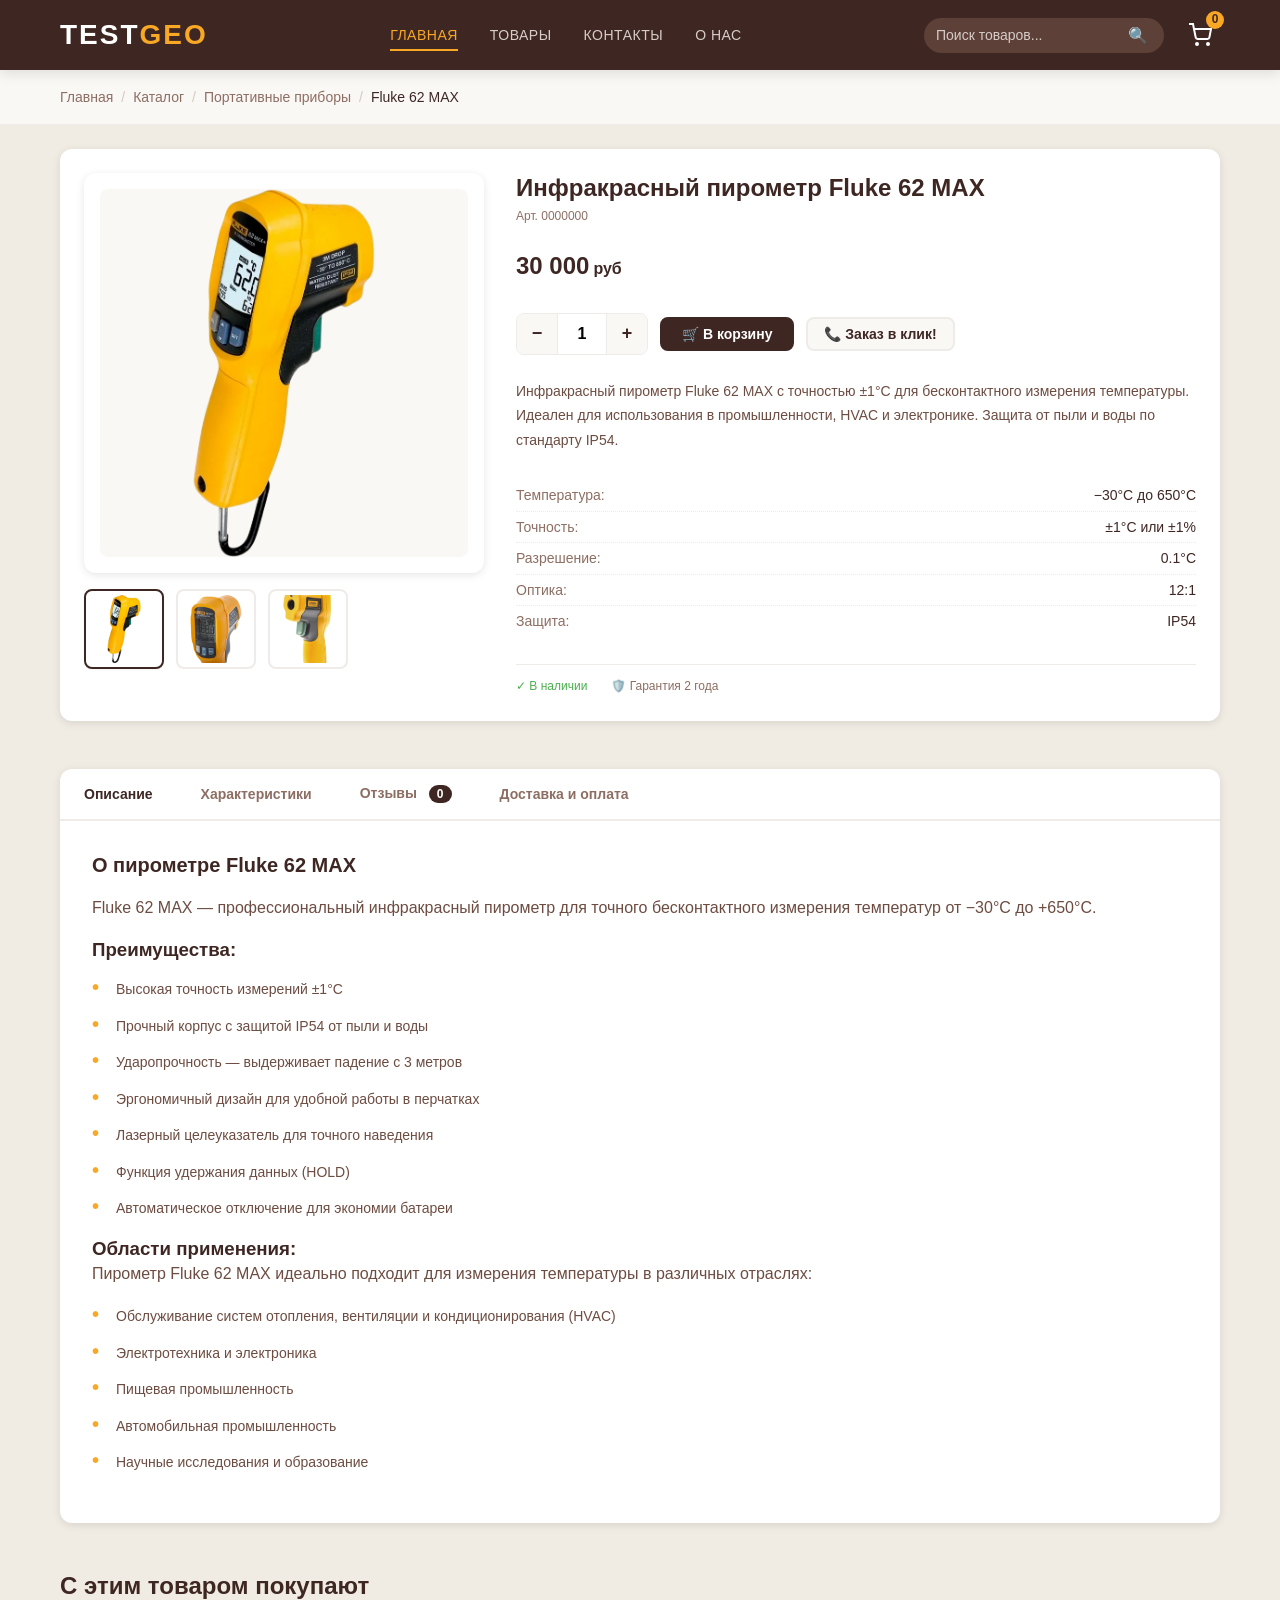
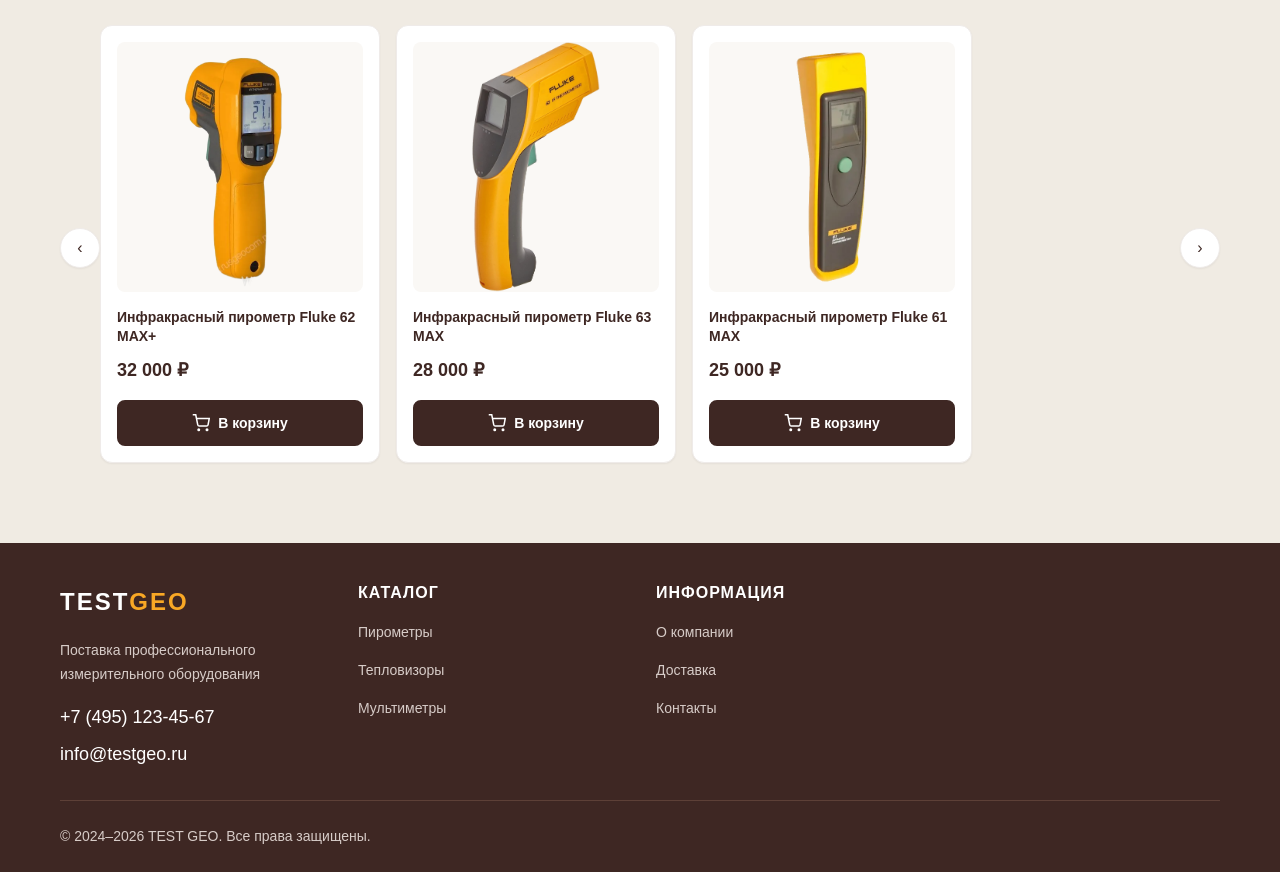
<file: index.html>
<!DOCTYPE html>
<html lang="ru">
<head>
    <!-- ==================== META TAGS ==================== -->
    <meta charset="UTF-8">
    <meta name="viewport" content="width=device-width, initial-scale=1.0">
    <meta http-equiv="X-UA-Compatible" content="IE=edge">
    
    <!-- SEO Meta Tags -->
    <title>Инфракрасный пирометр Fluke 62 MAX — TEST GEO | Купить по цене 30 000 ₽</title>
    <meta name="description" content="Профессиональный инфракрасный пирометр Fluke 62 MAX с точностью ±1°C. Диапазон −30°C...+650°C, защита IP54. Доставка по России. Гарантия 2 года.">
    <meta name="keywords" content="пирометр Fluke 62 MAX, инфракрасный термометр, бесконтактный термометр, Fluke, измерение температуры, TEST GEO">
    <meta name="author" content="TEST GEO">
    <meta name="robots" content="index, follow">
    <link rel="canonical" href="https://testgeo.ru/products/fluke-62-max">
    
    <!-- Open Graph / Facebook -->
    <meta property="og:type" content="product">
    <meta property="og:url" content="https://testgeo.ru/products/fluke-62-max">
    <meta property="og:title" content="Инфракрасный пирометр Fluke 62 MAX — TEST GEO">
    <meta property="og:description" content="Профессиональный пирометр с точностью ±1°C. Доставка завтра. Гарантия 2 года.">
    <meta property="og:image" content="https://testgeo.ru/img/product-main.jpg">
    <meta property="og:image:alt" content="Инфракрасный пирометр Fluke 62 MAX">
    <meta property="og:locale" content="ru_RU">
    <meta property="og:site_name" content="TEST GEO">
    <meta property="product:price:amount" content="30000">
    <meta property="product:price:currency" content="RUB">
    
    <!-- Twitter -->
    <meta property="twitter:card" content="summary_large_image">
    <meta property="twitter:url" content="https://testgeo.ru/products/fluke-62-max">
    <meta property="twitter:title" content="Инфракрасный пирометр Fluke 62 MAX — TEST GEO">
    <meta property="twitter:description" content="Профессиональный инфракрасный пирометр с точностью ±1°C.">
    <meta property="twitter:image" content="https://testgeo.ru/img/product-main.jpg">
    
    <!-- Favicon -->
    <link rel="icon" type="image/png" href="img/favicon.png">
    <link rel="apple-touch-icon" href="img/apple-touch-icon.png">
    
    <!-- Preload Critical Resources -->
    <link rel="preload" href="css/main.css" as="style">
    <link rel="preload" href="img/product-main.jpg" as="image">
    
    <!-- Main Stylesheet -->
    <link rel="stylesheet" href="css/main.css">
    
    <!-- Structured Data (JSON-LD) -->
    <script type="application/ld+json">
    {
        "@context": "https://schema.org/",
        "@type": "Product",
        "name": "Инфракрасный пирометр Fluke 62 MAX",
        "image": [
            "https://testgeo.ru/img/product-main.jpg",
            "https://testgeo.ru/img/product-thumb-2.jpg",
            "https://testgeo.ru/img/product-thumb-3.jpg"
        ],
        "description": "Профессиональный инфракрасный пирометр для точного бесконтактного измерения температур от -30°C до 650°C. Точность ±1°C, защита IP54.",
        "sku": "FLUKE-62MAX",
        "mpn": "FLUKE-62MAX",
        "brand": {
            "@type": "Brand",
            "name": "Fluke"
        },
        "manufacturer": {
            "@type": "Organization",
            "name": "Fluke Corporation"
        },
        "offers": {
            "@type": "Offer",
            "url": "https://testgeo.ru/products/fluke-62-max",
            "priceCurrency": "RUB",
            "price": "30000",
            "priceValidUntil": "2026-12-31",
            "itemCondition": "https://schema.org/NewCondition",
            "availability": "https://schema.org/InStock",
            "seller": {
                "@type": "Organization",
                "name": "TEST GEO"
            },
            "shippingDetails": {
                "@type": "OfferShippingDetails",
                "shippingRate": {
                    "@type": "MonetaryAmount",
                    "value": "500",
                    "currency": "RUB"
                },
                "deliveryTime": {
                    "@type": "ShippingDeliveryTime",
                    "handlingTime": {
                        "@type": "QuantitativeValue",
                        "minValue": 0,
                        "maxValue": 1,
                        "unitCode": "DAY"
                    },
                    "transitTime": {
                        "@type": "QuantitativeValue",
                        "minValue": 1,
                        "maxValue": 3,
                        "unitCode": "DAY"
                    }
                }
            },
            "hasMerchantReturnPolicy": {
                "@type": "MerchantReturnPolicy",
                "returnPolicyCategory": "https://schema.org/MerchantReturnFiniteReturnWindow",
                "merchantReturnDays": 14,
                "returnMethod": "https://schema.org/ReturnByMail",
                "returnFees": "https://schema.org/FreeReturn"
            }
        },
        "aggregateRating": {
            "@type": "AggregateRating",
            "ratingValue": "4.8",
            "reviewCount": "12",
            "bestRating": "5",
            "worstRating": "1"
        },
        "review": [
            {
                "@type": "Review",
                "author": {
                    "@type": "Person",
                    "name": "Александр М."
                },
                "datePublished": "2024-01-15",
                "reviewBody": "Отличный пирометр! Точность измерений на высоте, удобно использовать в работе.",
                "reviewRating": {
                    "@type": "Rating",
                    "ratingValue": "5",
                    "bestRating": "5"
                }
            }
        ]
    }
    </script>
    
    <!-- BreadcrumbList Structured Data -->
    <script type="application/ld+json">
    {
        "@context": "https://schema.org",
        "@type": "BreadcrumbList",
        "itemListElement": [
            {
                "@type": "ListItem",
                "position": 1,
                "name": "Главная",
                "item": "https://testgeo.ru/"
            },
            {
                "@type": "ListItem",
                "position": 2,
                "name": "Каталог",
                "item": "https://testgeo.ru/catalog"
            },
            {
                "@type": "ListItem",
                "position": 3,
                "name": "Портативные приборы",
                "item": "https://testgeo.ru/catalog/portable"
            },
            {
                "@type": "ListItem",
                "position": 4,
                "name": "Fluke 62 MAX",
                "item": "https://testgeo.ru/products/fluke-62-max"
            }
        ]
    }
    </script>
</head>
<body>

    <!-- HEADER -->
    <header class="header" role="banner">
        <div class="container header__container">
            <a href="index.html" class="header__logo logo" aria-label="TEST GEO">
                <span class="logo__text">TEST</span>
                <span class="logo__accent">GEO</span>
            </a>
            
            <button class="header__mobile-toggle" aria-label="Открыть меню" aria-expanded="false">
                <span class="hamburger"></span>
            </button>
            
            <nav class="header__nav nav" role="navigation">
                <ul class="nav__list">
                    <li class="nav__item"><a href="#" class="nav__link nav__link--active">Главная</a></li>
                    <li class="nav__item"><a href="#" class="nav__link">Товары</a></li>
                    <li class="nav__item"><a href="#" class="nav__link">Контакты</a></li>
                    <li class="nav__item"><a href="#" class="nav__link">О нас</a></li>
                </ul>
            </nav>
            
            <div class="header__actions">
                <div class="header__search search">
                    <form class="search__form" action="/search" method="get">
                        <label for="search-input" class="visually-hidden">Поиск</label>
                        <input type="search" id="search-input" class="search__input" placeholder="Поиск товаров...">
                        <button type="submit" class="search__button" aria-label="Найти">🔍</button>
                    </form>
                </div>
                <a href="#" class="header__cart cart" aria-label="Корзина">
                    <svg width="24" height="24" viewBox="0 0 24 24" fill="none" stroke="currentColor" stroke-width="2">
                        <circle cx="9" cy="21" r="1"></circle>
                        <circle cx="20" cy="21" r="1"></circle>
                        <path d="M1 1h4l2.68 13.39a2 2 0 0 0 2 1.61h9.72a2 2 0 0 0 2-1.61L23 6H6"></path>
                    </svg>
                    <span class="cart__count">0</span>
                </a>
            </div>
        </div>
    </header>

    <!-- BREADCRUMBS -->
    <nav class="breadcrumbs" aria-label="Хлебные крошки">
        <div class="container">
            <ol class="breadcrumbs__list">
                <li class="breadcrumbs__item">
                    <a href="/" class="breadcrumbs__link">Главная</a>
                </li>
                <li class="breadcrumbs__item">
                    <a href="/catalog" class="breadcrumbs__link">Каталог</a>
                </li>
                <li class="breadcrumbs__item">
                    <a href="/catalog/portable" class="breadcrumbs__link">Портативные приборы</a>
                </li>
                <li class="breadcrumbs__item breadcrumbs__item--current">
                    <span class="breadcrumbs__current">Fluke 62 MAX</span>
                </li>
            </ol>
        </div>
    </nav>

    <!-- MAIN CONTENT -->
    <main class="main" role="main">
        <div class="container">
            
            <!-- PRODUCT CARD -->
            <article class="product" itemscope itemtype="https://schema.org/Product">
                
                <!-- GALLERY -->
                <div class="product__gallery gallery">
                    <div class="gallery__main">
                        <div class="gallery__main-wrapper" style="cursor: zoom-in;">
                            <img 
                                src="img/product-main.jpg" 
                                alt="Инфракрасный пирометр Fluke 62 MAX - нажмите для увеличения" 
                                class="gallery__main-image"
                                id="mainImage"
                            >
                            <!-- Иконка зума -->
                            <span class="gallery__zoom-badge" title="Нажмите для увеличения">
                                <svg width="20" height="20" viewBox="0 0 24 24" fill="none" stroke="currentColor" stroke-width="2">
                                    <circle cx="11" cy="11" r="8"></circle>
                                    <path d="m21 21-4.35-4.35"></path>
                                    <path d="M11 8v6M8 11h6"></path>
                                </svg>
                            </span>
                        </div>
                    </div>
                    
                    <div class="gallery__thumbnails">
                        <!-- Превью 1: полностью идентично главной картинке -->
                        <button 
                            class="gallery__thumb gallery__thumb--active" 
                            data-image="img/product-main.jpg"
                            aria-label="Изображение 1"
                            aria-pressed="true"
                        >
                            <img src="img/product-main.jpg" alt="Fluke 62 MAX - вид спереди">
                        </button>
                        
                        <!-- Превью 2 -->
                        <button 
                            class="gallery__thumb" 
                            data-image="img/product-thumb-2.jpg"
                            aria-label="Изображение 2"
                            aria-pressed="false"
                        >
                            <img src="img/product-thumb-2.jpg" alt="Fluke 62 MAX - вид 2">
                        </button>
                        
                        <!-- Превью 3 -->
                        <button 
                            class="gallery__thumb" 
                            data-image="img/product-thumb-3.jpg"
                            aria-label="Изображение 3"
                            aria-pressed="false"
                        >
                            <img src="img/product-thumb-3.jpg" alt="Fluke 62 MAX - вид 3">
                        </button>
                    </div>
                </div>
                
                <!-- PRODUCT INFO -->
                <div class="product__info product-info">
                    <div class="product-info__header">
                        <h1 class="product-info__title" itemprop="name">Инфракрасный пирометр Fluke 62 MAX</h1>
                        <p class="product-info__sku">Арт. <span itemprop="sku">0000000</span></p>
                    </div>
                    
                    <div class="product-info__price price">
                        <div class="price__current">
                            <span class="price__value">30 000</span>
                            <span class="price__currency">руб</span>
                        </div>
                    </div>
                    
                    <div class="product-info__actions">
                        <div class="product-info__quantity">
                            <button class="quantity__btn quantity__btn--minus" aria-label="Уменьшить">−</button>
                            <input type="number" class="quantity__input" value="1" min="1" max="10">
                            <button class="quantity__btn quantity__btn--plus" aria-label="Увеличить">+</button>
                        </div>
                        
                        <button class="btn btn--add-to-cart" type="button">
                            🛒 В корзину
                        </button>
                        
                        <button class="btn btn--one-click" type="button">
                            📞 Заказ в клик!
                        </button>
                    </div>
                    
                    <div class="product-info__description" itemprop="description">
                        <p>Инфракрасный пирометр Fluke 62 MAX с точностью ±1°C для бесконтактного измерения температуры. Идеален для использования в промышленности, HVAC и электронике. Защита от пыли и воды по стандарту IP54.</p>
                    </div>
                    
                    <div class="product-info__specs-compact specs-compact">
                        <div class="specs-compact__list">
                            <div class="specs-compact__item">
                                <span class="specs-compact__label">Температура:</span>
                                <span class="specs-compact__value">−30°C до 650°C</span>
                            </div>
                            <div class="specs-compact__item">
                                <span class="specs-compact__label">Точность:</span>
                                <span class="specs-compact__value">±1°C или ±1%</span>
                            </div>
                            <div class="specs-compact__item">
                                <span class="specs-compact__label">Разрешение:</span>
                                <span class="specs-compact__value">0.1°C</span>
                            </div>
                            <div class="specs-compact__item">
                                <span class="specs-compact__label">Оптика:</span>
                                <span class="specs-compact__value">12:1</span>
                            </div>
                            <div class="specs-compact__item">
                                <span class="specs-compact__label">Защита:</span>
                                <span class="specs-compact__value">IP54</span>
                            </div>
                        </div>
                    </div>
                    
                    <div class="product-info__meta">
                        <span class="availability__status availability__status--in-stock">✓ В наличии</span>
                        <span class="product-info__warranty">🛡️ Гарантия 2 года</span>
                    </div>
                </div>
            </article>
            
            <!-- TABS -->
            <section class="product-tabs tabs">
                <div class="tabs__nav" role="tablist">
                    <button class="tabs__tab tabs__tab--active" role="tab" aria-selected="true" data-tab="description">Описание</button>
                    <button class="tabs__tab" role="tab" aria-selected="false" data-tab="specs">Характеристики</button>
                    <button class="tabs__tab" role="tab" aria-selected="false" data-tab="reviews">Отзывы <span class="badge">0</span></button>
                    <button class="tabs__tab" role="tab" aria-selected="false" data-tab="delivery">Доставка и оплата</button>
                </div>
                
                <div class="tabs__content">
                    <div class="tabs__pane tabs__pane--active" id="description">
                        <h2 class="tabs__pane-title">О пирометре Fluke 62 MAX</h2>
                        <div class="tabs__pane-content">
                            <p>Fluke 62 MAX — профессиональный инфракрасный пирометр для точного бесконтактного измерения температур от −30°C до +650°C.</p>
                            <h3>Преимущества:</h3>
                            <ul class="features-list">
                                <li class="features-list__item">Высокая точность измерений ±1°C</li>
                                <li class="features-list__item">Прочный корпус с защитой IP54 от пыли и воды</li>
                                <li class="features-list__item">Ударопрочность — выдерживает падение с 3 метров</li>
                                <li class="features-list__item">Эргономичный дизайн для удобной работы в перчатках</li>
                                <li class="features-list__item">Лазерный целеуказатель для точного наведения</li>
                                <li class="features-list__item">Функция удержания данных (HOLD)</li>
                                <li class="features-list__item">Автоматическое отключение для экономии батареи</li>
                            </ul>

                            <h3>Области применения:</h3>
                            <p>Пирометр Fluke 62 MAX идеально подходит для измерения температуры в различных отраслях:</p>
                            <ul class="features-list">
                                <li class="features-list__item">Обслуживание систем отопления, вентиляции и кондиционирования (HVAC)</li>
                                <li class="features-list__item">Электротехника и электроника</li>
                                <li class="features-list__item">Пищевая промышленность</li>
                                <li class="features-list__item">Автомобильная промышленность</li>
                                <li class="features-list__item">Научные исследования и образование</li>
                            </ul>
                        </div>
                    </div>
                    
                    <div class="tabs__pane" id="specs" hidden>
                        <h2 class="tabs__pane-title">Технические характеристики</h2>
                        <table class="specs-table">
                            <tbody>
                                <tr class="specs-table__row">
                                <th class="specs-table__label">Диапазон температур</th>
                                <td class="specs-table__value">−30°C ... +650°C</td>
                                </tr>
                                <tr class="specs-table__row">
                                    <th class="specs-table__label">Погрешность</th>
                                    <td class="specs-table__value">±1°C или ±1% (берётся наибольшее)</td>
                                </tr>
                                <tr class="specs-table__row">
                                    <th class="specs-table__label">Спектральный диапазон</th>
                                    <td class="specs-table__value">8...14 мкм</td>
                                </tr>
                                <tr class="specs-table__row">
                                    <th class="specs-table__label">Коэффициент излучения</th>
                                    <td class="specs-table__value">0.95 (фиксированный)</td>
                                </tr>
                                <tr class="specs-table__row">
                                    <th class="specs-table__label">Разрешение</th>
                                    <td class="specs-table__value">0.1°C / 0.1°F</td>
                                </tr>
                                <tr class="specs-table__row">
                                    <th class="specs-table__label">Оптическое разрешение</th>
                                    <td class="specs-table__value">12:1</td>
                                </tr>
                                <tr class="specs-table__row">
                                    <th class="specs-table__label">Защита от падений</th>
                                    <td class="specs-table__value">до 3 м</td>
                                </tr>
                                <tr class="specs-table__row">
                                    <th class="specs-table__label">Степень защиты</th>
                                    <td class="specs-table__value">IP54</td>
                                </tr>
                                <tr class="specs-table__row">
                                    <th class="specs-table__label">Питание</th>
                                    <td class="specs-table__value">2 × AAA</td>
                                </tr>
                                <tr class="specs-table__row">
                                    <th class="specs-table__label">Срок службы батареи</th>
                                    <td class="specs-table__value">до 12 часов</td>
                                </tr>
                                <tr class="specs-table__row">
                                    <th class="specs-table__label">Габариты</th>
                                    <td class="specs-table__value">160 × 76 × 38 мм</td>
                                </tr>
                                <tr class="specs-table__row">
                                    <th class="specs-table__label">Масса</th>
                                    <td class="specs-table__value">147 г</td>
                                </tr>
                            </tbody>
                        </table>
                    </div>
                    
                    <div class="tabs__pane" id="reviews" hidden>
                        <h2 class="tabs__pane-title">Отзывы покупателей</h2>
                        <div class="reviews">
                            <p class="reviews__empty">Пока нет отзывов. Будьте первым — оставьте свой отзыв!</p>
                            
                            <div class="review-form">
                                <h3>Оставить отзыв</h3>
                                <form class="review-form__form">
                                    <div class="form-group">
                                        <label for="review-name" class="form-group__label">Ваше имя *</label>
                                        <input type="text" id="review-name" class="form-group__input" required>
                                    </div>
                                    <div class="form-group">
                                        <label for="review-text" class="form-group__label">Отзыв *</label>
                                        <textarea id="review-text" class="form-group__textarea" rows="5" required></textarea>
                                    </div>
                                    <button type="submit" class="btn btn--primary">Отправить отзыв</button>
                                </form>
                            </div>
                        </div>
                    </div>
                    
                    <div class="tabs__pane" id="delivery" hidden>
                        <h2 class="tabs__pane-title">Доставка и оплата</h2>
                        <div class="delivery-info">
                            <h3>Способы доставки:</h3>
                            <ul class="delivery-list">
                                <li class="delivery-list__item">
                                    <strong>Курьером по Москве</strong> — 500 ₽ (бесплатно от 10 000 ₽)
                                </li>
                                <li class="delivery-list__item">
                                    <strong>СДЭК</strong> — от 300 ₽
                                </li>
                                <li class="delivery-list__item">
                                    <strong>Почта России</strong> — от 250 ₽
                                </li>
                            </ul>
                            
                            <h3>Способы оплаты:</h3>
                            <ul class="payment-list">
                                <li class="payment-list__item">Наличными при получении</li>
                                <li class="payment-list__item">Банковской картой онлайн</li>
                                <li class="payment-list__item">Безналичный расчёт для юридических лиц</li>
                            </ul>
                        </div>
                    </div>
                </div>
            </section>
            
            <!-- RELATED PRODUCTS -->
            <section class="related-products">
                <h2 class="related-products__title">С этим товаром покупают</h2>
                <div class="related-products__carousel carousel">
                    <button class="carousel__btn carousel__btn--prev" aria-label="Назад">‹</button>
                    <div class="carousel__track">
                        <div class="carousel__wrapper">
                            <article class="related-card">
                                <div class="related-card__image">
                                    <img src="img/related-1.jpg" alt="Fluke 62 MAX+">
                                </div>
                                <h3 class="related-card__title">Инфракрасный пирометр Fluke 62 MAX+</h3>
                                <div class="related-card__price">32 000 ₽</div>
                                <button class="btn btn--primary btn--full-width" type="button">
                                    <svg width="18" height="18" viewBox="0 0 24 24" fill="none" stroke="currentColor" stroke-width="2">
                                        <circle cx="9" cy="21" r="1"></circle>
                                        <circle cx="20" cy="21" r="1"></circle>
                                        <path d="M1 1h4l2.68 13.39a2 2 0 0 0 2 1.61h9.72a2 2 0 0 0 2-1.61L23 6H6"></path>
                                    </svg>
                                    В корзину
                                </button>
                            </article>
                            <article class="related-card">
                                <div class="related-card__image">
                                    <img src="img/related-2.jpg" alt="Fluke 63 MAX">
                                </div>
                                <h3 class="related-card__title">Инфракрасный пирометр Fluke 63 MAX</h3>
                                <div class="related-card__price">28 000 ₽</div>
                                <button class="btn btn--primary btn--full-width" type="button">
                                    <svg width="18" height="18" viewBox="0 0 24 24" fill="none" stroke="currentColor" stroke-width="2">
                                        <circle cx="9" cy="21" r="1"></circle>
                                        <circle cx="20" cy="21" r="1"></circle>
                                        <path d="M1 1h4l2.68 13.39a2 2 0 0 0 2 1.61h9.72a2 2 0 0 0 2-1.61L23 6H6"></path>
                                    </svg>
                                    В корзину
                                </button>
                            </article>
                            <article class="related-card">
                                <div class="related-card__image">
                                    <img src="img/related-3.jpg" alt="Fluke 61 MAX">
                                </div>
                                <h3 class="related-card__title">Инфракрасный пирометр Fluke 61 MAX</h3>
                                <div class="related-card__price">25 000 ₽</div>
                                <button class="btn btn--primary btn--full-width" type="button">
                                    <svg width="18" height="18" viewBox="0 0 24 24" fill="none" stroke="currentColor" stroke-width="2">
                                        <circle cx="9" cy="21" r="1"></circle>
                                        <circle cx="20" cy="21" r="1"></circle>
                                        <path d="M1 1h4l2.68 13.39a2 2 0 0 0 2 1.61h9.72a2 2 0 0 0 2-1.61L23 6H6"></path>
                                    </svg>
                                    В корзину
                                </button>
                            </article>
                        </div>
                    </div>
                    <button class="carousel__btn carousel__btn--next" aria-label="Вперёд">›</button>
                </div>
            </section>
            
        </div>
    </main>

    <!-- FOOTER -->
    <footer class="footer" role="contentinfo">
        <div class="container">
            <div class="footer__grid">
                <div class="footer__column footer__column--about">
                    <a href="/" class="footer__logo logo">
                        <span class="logo__text">TEST</span>
                        <span class="logo__accent">GEO</span>
                    </a>
                    <p class="footer__text">Поставка профессионального измерительного оборудования</p>
                    <div class="footer__contacts">
                        <a href="tel:+74951234567" class="footer__phone">+7 (495) 123-45-67</a>
                        <a href="mailto:info@testgeo.ru" class="footer__email">info@testgeo.ru</a>
                    </div>
                </div>
                <div class="footer__column">
                    <h3 class="footer__title">Каталог</h3>
                    <ul class="footer__links">
                        <li><a href="#" class="footer__link">Пирометры</a></li>
                        <li><a href="#" class="footer__link">Тепловизоры</a></li>
                        <li><a href="#" class="footer__link">Мультиметры</a></li>
                    </ul>
                </div>
                <div class="footer__column">
                    <h3 class="footer__title">Информация</h3>
                    <ul class="footer__links">
                        <li><a href="#" class="footer__link">О компании</a></li>
                        <li><a href="#" class="footer__link">Доставка</a></li>
                        <li><a href="#" class="footer__link">Контакты</a></li>
                    </ul>
                </div>
            </div>
            <div class="footer__bottom">
                <p>&copy; 2024–2026 TEST GEO. Все права защищены.</p>
            </div>
        </div>
    </footer>

    <!-- Scripts -->
    <script src="js/components/mobile-menu.js" defer></script>
    <script src="js/components/gallery.js" defer></script>
    <script src="js/components/tabs.js" defer></script>
    <script src="js/components/carousel.js" defer></script>
    <script src="js/components/quantity.js" defer></script>
    <script src="js/main.js" defer></script>
</body>
</html>
</file>
<file: css/main.css>
/**
 * ================================================
 * ГЛАВНЫЙ CSS ФАЙЛ (MAIN.CSS)
 * Импорт всех модулей
 * ================================================
 */

@import 'variables.css';
@import 'reset.css';
@import 'base.css';
@import 'components/buttons.css';
@import 'components/header.css';
@import 'components/breadcrumbs.css';
@import 'components/product-gallery.css';
@import 'components/product-info.css';
@import 'components/product-options.css';
@import 'components/tabs.css';
@import 'components/related-products.css';
@import 'components/footer.css';
</file>
